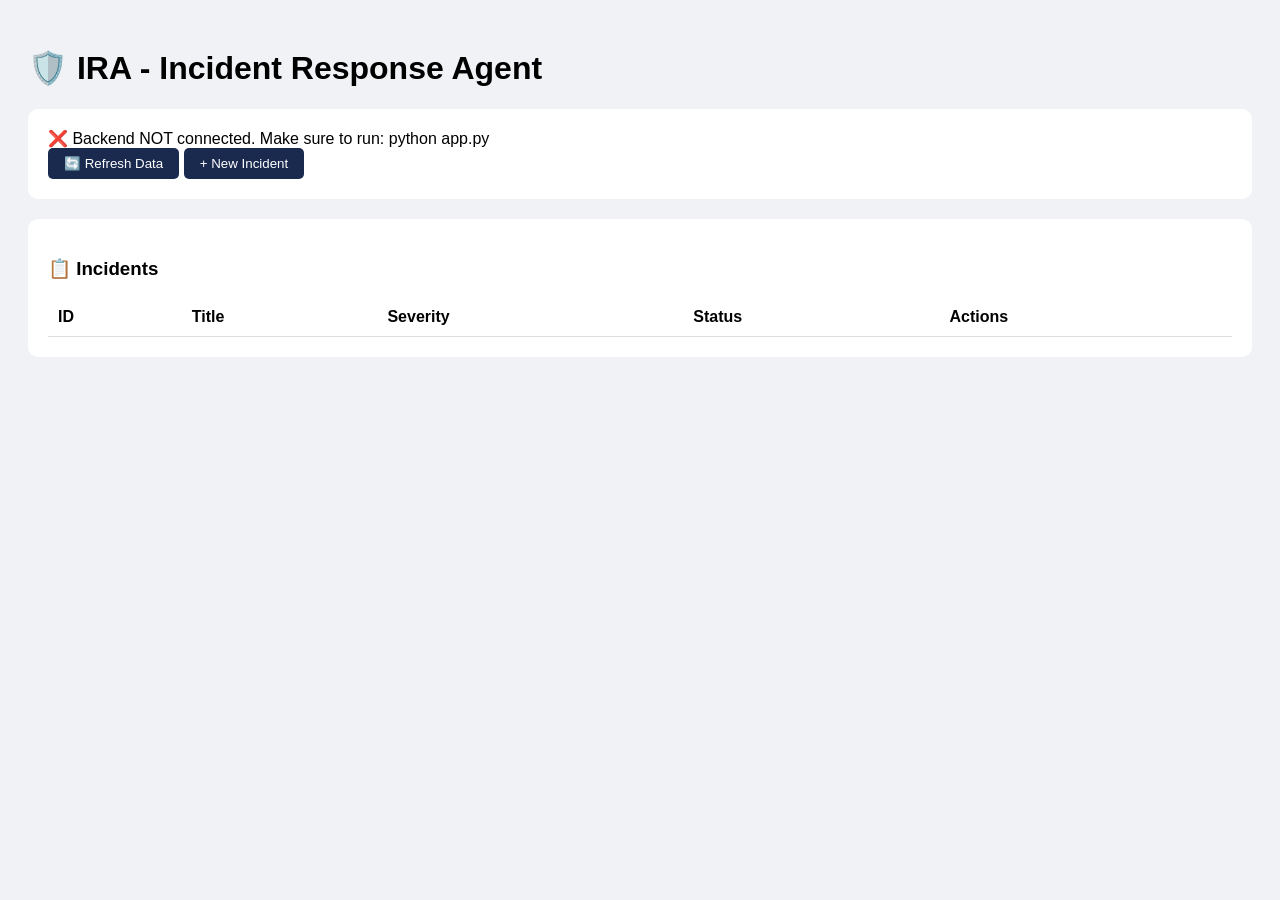
<file: Frontend/frontend_connected.html>
<!DOCTYPE html>
<html>
<head>
    <title>IRA - Connected</title>
    <style>
        body { font-family: Arial; padding: 20px; background: #f0f2f5; }
        .card { background: white; padding: 20px; border-radius: 10px; margin-bottom: 20px; }
        button { background: #1a2a4f; color: white; padding: 8px 16px; border: none; border-radius: 5px; cursor: pointer; }
        table { width: 100%; border-collapse: collapse; }
        th, td { padding: 10px; text-align: left; border-bottom: 1px solid #ddd; }
        .badge { padding: 3px 8px; border-radius: 12px; font-size: 11px; }
        .badge-critical { background: #fee2e2; color: #dc2626; }
        .badge-high { background: #ffedd5; color: #f97316; }
        .modal { display: none; position: fixed; top: 0; left: 0; width: 100%; height: 100%; background: rgba(0,0,0,0.5); justify-content: center; align-items: center; }
        .modal-content { background: white; padding: 20px; border-radius: 10px; width: 400px; }
        input, select, textarea { width: 100%; padding: 8px; margin: 5px 0; border: 1px solid #ddd; border-radius: 5px; }
        .status { padding: 5px 10px; border-radius: 5px; display: inline-block; }
        .status-online { background: #22c55e; color: white; }
        .status-offline { background: #ef4444; color: white; }
    </style>
</head>
<body>

<h1>🛡️ IRA - Incident Response Agent</h1>

<div class="card">
    <div id="backendStatus">🔌 Checking backend connection...</div>
    <button onclick="loadIncidents()">🔄 Refresh Data</button>
    <button onclick="openModal()">+ New Incident</button>
</div>

<div class="card">
    <h3>📋 Incidents</h3>
    <table id="incidentTable">
        <thead><tr><th>ID</th><th>Title</th><th>Severity</th><th>Status</th><th>Actions</th></tr></thead>
        <tbody id="incidentList"></tbody>
    </table>
</div>

<!-- Modal -->
<div id="modal" class="modal">
    <div class="modal-content">
        <h3>Create Incident</h3>
        <input type="text" id="title" placeholder="Title">
        <select id="severity">
            <option value="critical">Critical</option>
            <option value="high">High</option>
            <option value="medium">Medium</option>
            <option value="low">Low</option>
        </select>
        <select id="category">
            <option value="Database">Database</option>
            <option value="Application">Application</option>
            <option value="Security">Security</option>
        </select>
        <input type="text" id="assignee" placeholder="Assignee">
        <button onclick="createIncident()">Create</button>
        <button onclick="closeModal()">Cancel</button>
    </div>
</div>

<script>
    const API_URL = 'http://localhost:5000/api';
    let incidents = [];

    // Check backend connection
    async function checkBackend() {
        const statusDiv = document.getElementById('backendStatus');
        try {
            const response = await fetch(`${API_URL}/incidents`);
            if (response.ok) {
                statusDiv.innerHTML = '✅ Backend Connected! Data loaded from server.';
                await loadIncidents();
            } else {
                throw new Error('Backend error');
            }
        } catch (error) {
            statusDiv.innerHTML = '❌ Backend NOT connected. Make sure to run: python app.py';
        }
    }

    // Load incidents from backend
    async function loadIncidents() {
        try {
            const response = await fetch(`${API_URL}/incidents`);
            const data = await response.json();
            incidents = data.incidents;
            renderTable();
        } catch (error) {
            console.error('Error loading:', error);
        }
    }

    // Render table
    function renderTable() {
        const tbody = document.getElementById('incidentList');
        if (!incidents.length) {
            tbody.innerHTML = '<tr><td colspan="5">No incidents</td></tr>';
            return;
        }
        
        tbody.innerHTML = incidents.map(inc => `
            <tr>
                <td>${inc.id}</td>
                <td>${inc.title}</td>
                <td><span class="badge badge-${inc.severity}">${inc.severity}</span></td>
                <td>${inc.status}</td>
                <td>
                    ${inc.status !== 'resolved' ? `<button onclick="resolveIncident('${inc.id}')">✓ Resolve</button>` : ''}
                    <button onclick="deleteIncident('${inc.id}')">🗑️ Delete</button>
                </td>
            </tr>
        `).join('');
    }

    // Create incident
    async function createIncident() {
        const newIncident = {
            title: document.getElementById('title').value,
            severity: document.getElementById('severity').value,
            category: document.getElementById('category').value,
            assignee: document.getElementById('assignee').value
        };
        
        try {
            const response = await fetch(`${API_URL}/incidents`, {
                method: 'POST',
                headers: { 'Content-Type': 'application/json' },
                body: JSON.stringify(newIncident)
            });
            if (response.ok) {
                await loadIncidents();
                closeModal();
                alert('Incident created!');
            }
        } catch (error) {
            alert('Error creating incident');
        }
    }

    // Resolve incident
    async function resolveIncident(id) {
        try {
            await fetch(`${API_URL}/incidents/${id}`, { method: 'PUT' });
            await loadIncidents();
            alert('Incident resolved!');
        } catch (error) {
            alert('Error resolving');
        }
    }

    // Delete incident
    async function deleteIncident(id) {
        if (confirm('Delete this incident?')) {
            try {
                await fetch(`${API_URL}/incidents/${id}`, { method: 'DELETE' });
                await loadIncidents();
                alert('Incident deleted!');
            } catch (error) {
                alert('Error deleting');
            }
        }
    }

    function openModal() {
        document.getElementById('modal').style.display = 'flex';
    }
    
    function closeModal() {
        document.getElementById('modal').style.display = 'none';
        document.getElementById('title').value = '';
        document.getElementById('assignee').value = '';
    }

    // Start
    checkBackend();
</script>
</body>
</html>
</file>
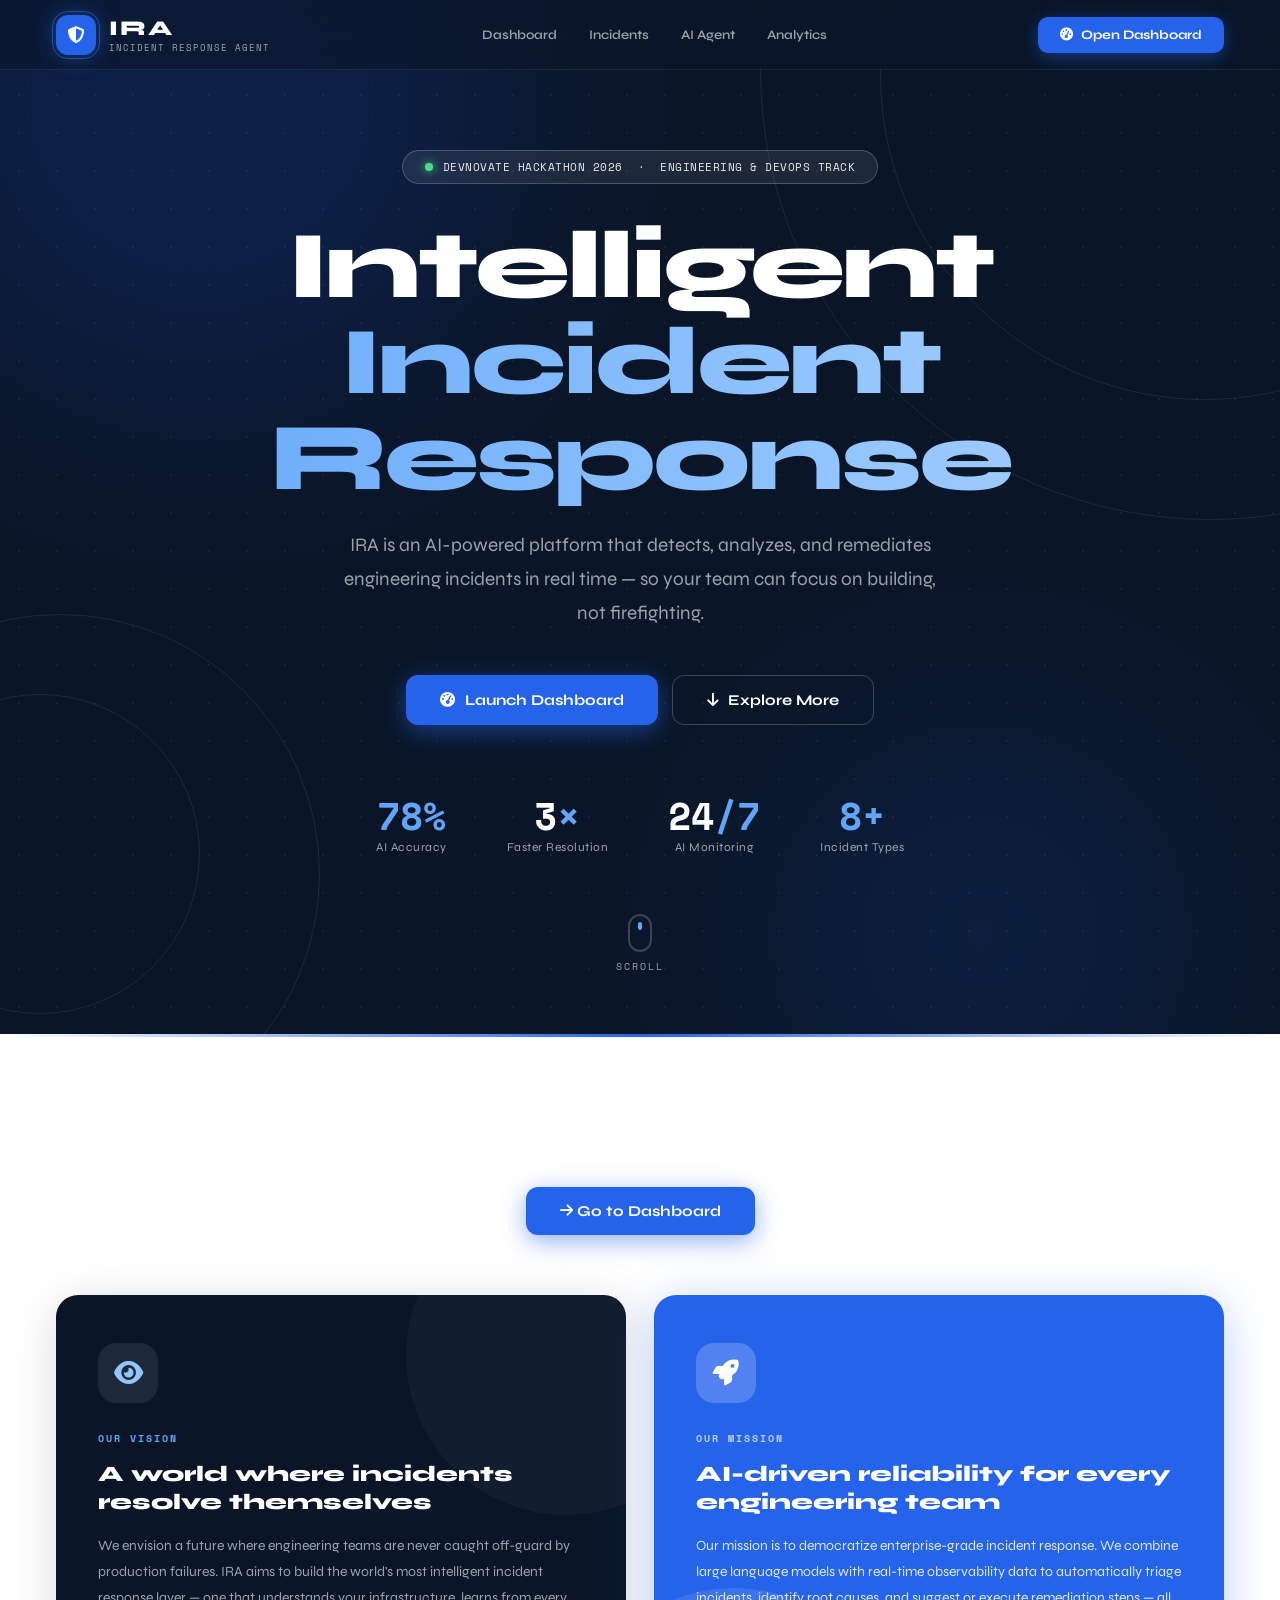
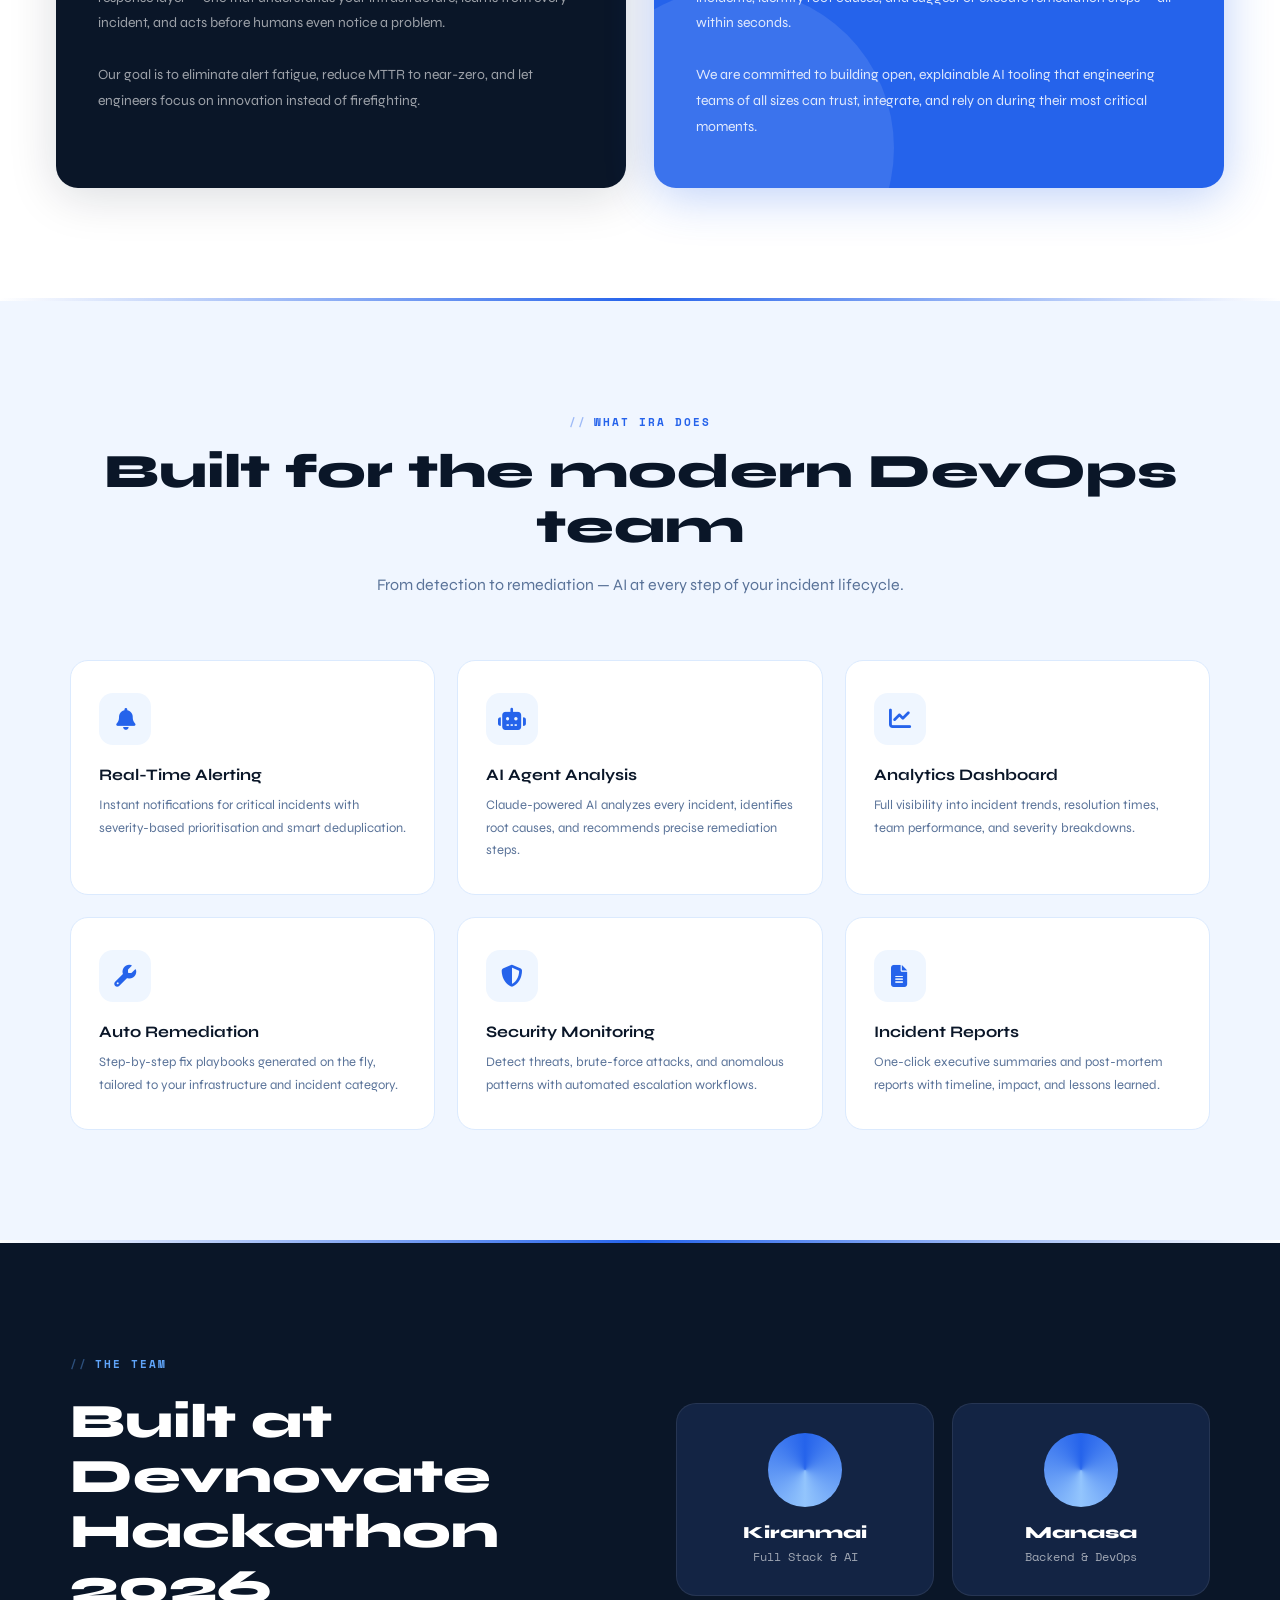
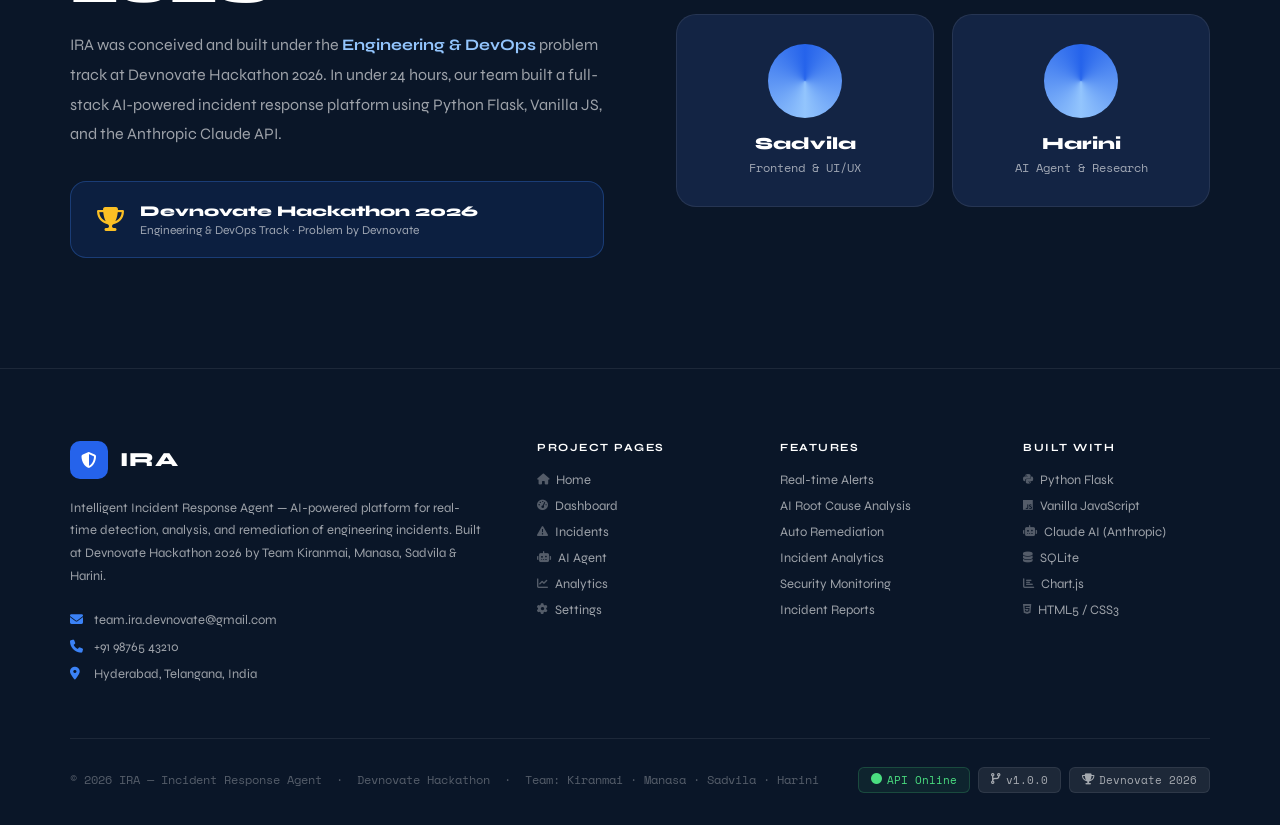
<file: Frontend/home.html>
<!DOCTYPE html>
<html lang="en">
<head>
  <meta charset="UTF-8"/>
  <meta name="viewport" content="width=device-width, initial-scale=1.0"/>
  <title>IRA — Incident Response Agent</title>
  <link href="https://fonts.googleapis.com/css2?family=Space+Mono:wght@400;700&family=Syne:wght@400;600;700;800&display=swap" rel="stylesheet"/>
  <link rel="stylesheet" href="https://cdnjs.cloudflare.com/ajax/libs/font-awesome/6.5.0/css/all.min.css"/>
  <style>
    :root {
      --navy:        #0a1628;
      --navy-mid:    #0d1f3c;
      --navy-light:  #132444;
      --blue-bright: #2563eb;
      --blue-glow:   #3b82f6;
      --blue-pale:   #60a5fa;
      --blue-lite:   #93c5fd;
      --white:       #ffffff;
      --white90:     rgba(255,255,255,0.9);
      --white60:     rgba(255,255,255,0.6);
      --white20:     rgba(255,255,255,0.2);
      --white08:     rgba(255,255,255,0.08);
      --text-dark:   #0a1628;
      --text-mid:    #1e3a5f;
      --text-muted:  #5a7399;
      --font:        'Syne', sans-serif;
      --mono:        'Space Mono', monospace;
    }
    *, *::before, *::after { box-sizing: border-box; margin: 0; padding: 0; }
    html { scroll-behavior: smooth; }
    body { background: var(--white); color: var(--text-dark); font-family: var(--font); overflow-x: hidden; }

    /* ═══ HERO (navy) ═══ */
    .hero-wrap { background: var(--navy); position: relative; overflow: hidden; min-height: 100vh; display: flex; flex-direction: column; }

    /* Animated rings */
    .ring { position: absolute; border-radius: 50%; border: 1px solid var(--white08); pointer-events: none; animation: ring-pulse 7s ease-in-out infinite; }
    .ring:nth-child(1) { width: 420px; height: 420px; top: -140px; right: -140px; animation-delay: 0s; }
    .ring:nth-child(2) { width: 650px; height: 650px; top: -250px; right: -250px; animation-delay: 1.8s; }
    .ring:nth-child(3) { width: 900px; height: 900px; top: -380px; right: -380px; animation-delay: 3.6s; }
    .ring:nth-child(4) { width: 320px; height: 320px; bottom: 20px; left: -120px; animation-delay: 1s; }
    .ring:nth-child(5) { width: 520px; height: 520px; bottom: -100px; left: -200px; animation-delay: 3s; }
    @keyframes ring-pulse { 0%,100%{opacity:.6;transform:scale(1)} 50%{opacity:.1;transform:scale(1.04)} }

    /* Grid dots */
    .hero-dots {
      position: absolute; inset: 0; pointer-events: none;
      background-image: radial-gradient(circle, rgba(255,255,255,0.055) 1px, transparent 1px);
      background-size: 38px 38px;
    }

    /* Particles */
    .particle { position: absolute; border-radius: 50%; background: var(--blue-pale); pointer-events: none; animation: ptcl linear infinite; }
    @keyframes ptcl { 0%{transform:translateY(0) translateX(0);opacity:0} 8%{opacity:1} 92%{opacity:.8} 100%{transform:translateY(-110vh) translateX(30px);opacity:0} }

    /* Blue glow blob */
    .hero-blob { position: absolute; border-radius: 50%; filter: blur(100px); pointer-events: none; opacity: .18; }
    .blob1 { width: 600px; height: 600px; background: #1d4ed8; top: -200px; left: -100px; }
    .blob2 { width: 400px; height: 400px; background: #2563eb; bottom: -100px; right: 100px; opacity: .12; }

    /* ── Navbar ── */
    nav {
      position: relative; z-index: 100;
      display: flex; align-items: center; justify-content: space-between;
      padding: 0 56px; height: 70px;
      border-bottom: 1px solid var(--white08);
      background: rgba(10,22,40,0.6); backdrop-filter: blur(18px);
      transition: height 0.3s, background 0.3s;
      animation: slideDown 0.6s ease both;
    }
    @keyframes slideDown { from{opacity:0;transform:translateY(-22px)} to{opacity:1;transform:translateY(0)} }

    .nav-brand { display: flex; align-items: center; gap: 13px; text-decoration: none; }
    .nav-icon {
      width: 40px; height: 40px; border-radius: 12px; background: var(--blue-bright);
      display: flex; align-items: center; justify-content: center; color: white; font-size: 17px;
      box-shadow: 0 0 22px rgba(37,99,235,.55); position: relative;
    }
    .nav-icon::after {
      content:''; position:absolute; inset:-4px; border-radius:16px;
      border: 1px solid rgba(59,130,246,.45);
      animation: spin-ring 3s linear infinite;
    }
    @keyframes spin-ring { to{transform:rotate(360deg)} }
    .nav-name { font-size: 21px; font-weight: 800; color: white; letter-spacing: 2px; }
    .nav-sub  { font-family: var(--mono); font-size: 9px; color: var(--white60); letter-spacing: 1px; }
    .nav-links { display: flex; gap: 2px; }
    .nl { color: var(--white60); text-decoration: none; padding: 8px 15px; border-radius: 8px; font-size: 13px; font-weight: 600; transition: all .2s; }
    .nl:hover { color: white; background: var(--white08); }
    .nav-btn {
      background: var(--blue-bright); color: white; text-decoration: none;
      padding: 10px 22px; border-radius: 10px; font-size: 13px; font-weight: 700;
      display: flex; align-items: center; gap: 8px; transition: all .25s;
      box-shadow: 0 4px 18px rgba(37,99,235,.45);
    }
    .nav-btn:hover { background: #1d4ed8; transform: translateY(-2px); box-shadow: 0 8px 26px rgba(37,99,235,.55); }

    /* ── Hero Content ── */
    .hero-content {
      flex: 1; display: flex; flex-direction: column; align-items: center; justify-content: center;
      padding: 80px 24px 60px; position: relative; z-index: 1; text-align: center;
    }

    .live-badge {
      display: inline-flex; align-items: center; gap: 10px;
      background: var(--white08); border: 1px solid var(--white20);
      border-radius: 30px; padding: 8px 22px;
      font-family: var(--mono); font-size: 11px; color: var(--white90); letter-spacing: .5px;
      margin-bottom: 34px; animation: fadeUp .7s ease .2s both;
    }
    .live-dot { width: 8px; height: 8px; border-radius: 50%; background: #4ade80; box-shadow: 0 0 10px #4ade80; animation: blink 2s ease-in-out infinite; }
    @keyframes blink { 0%,100%{opacity:1} 50%{opacity:.3} }

    .hero-h1 {
      font-size: clamp(48px, 9vw, 96px); font-weight: 800; line-height: 1.0;
      letter-spacing: -3px; animation: fadeUp .7s ease .3s both;
    }
    .h1-line1 { display: block; color: white; }
    .h1-line2 {
      display: block; color: transparent;
      background: linear-gradient(90deg, #60a5fa, #93c5fd, #bfdbfe, #60a5fa);
      background-size: 200% auto; -webkit-background-clip: text; background-clip: text;
      animation: shimmer 4s linear infinite;
    }
    @keyframes shimmer { to { background-position: 200% center; } }

    .hero-p {
      font-size: clamp(15px, 2vw, 19px); color: var(--white60);
      max-width: 620px; line-height: 1.8; margin: 22px auto 44px;
      animation: fadeUp .7s ease .4s both;
    }

    .hero-actions { display: flex; gap: 14px; justify-content: center; flex-wrap: wrap; animation: fadeUp .7s ease .5s both; }
    .btn-main {
      background: var(--blue-bright); color: white; text-decoration: none;
      padding: 15px 34px; border-radius: 12px; font-size: 15px; font-weight: 700;
      display: flex; align-items: center; gap: 10px; transition: all .25s;
      box-shadow: 0 6px 24px rgba(37,99,235,.5); border: none; cursor: pointer;
    }
    .btn-main:hover { background: #1d4ed8; transform: translateY(-3px); box-shadow: 0 14px 36px rgba(37,99,235,.6); }
    .btn-ghost {
      background: transparent; color: white; text-decoration: none;
      padding: 15px 34px; border-radius: 12px; font-size: 15px; font-weight: 700;
      display: flex; align-items: center; gap: 10px; transition: all .25s;
      border: 1px solid var(--white20); cursor: pointer;
    }
    .btn-ghost:hover { background: var(--white08); border-color: var(--white60); }

    /* Stats */
    .hero-stats { display: flex; gap: 60px; margin-top: 72px; flex-wrap: wrap; justify-content: center; animation: fadeUp .7s ease .6s both; }
    .stat-val { display: block; font-size: 38px; font-weight: 800; font-family: var(--mono); color: white; line-height: 1; }
    .stat-val em { color: var(--blue-pale); font-style: normal; }
    .stat-lbl { display: block; font-size: 12px; color: var(--white60); margin-top: 5px; letter-spacing: .5px; }

    /* Scroll mouse */
    .scroll-hint { margin-top: 60px; display: flex; flex-direction: column; align-items: center; gap: 7px; animation: fadeUp .7s ease .9s both; }
    .mouse { width: 24px; height: 38px; border: 2px solid var(--white20); border-radius: 12px; display: flex; align-items: flex-start; justify-content: center; padding-top: 6px; }
    .mball { width: 4px; height: 8px; background: var(--blue-pale); border-radius: 2px; animation: mscroll 1.8s ease-in-out infinite; }
    @keyframes mscroll { 0%,100%{transform:translateY(0);opacity:1} 50%{transform:translateY(10px);opacity:.3} }
    .scroll-txt { font-size: 10px; color: var(--white60); font-family: var(--mono); letter-spacing: 2px; }

    @keyframes fadeUp { from{opacity:0;transform:translateY(28px)} to{opacity:1;transform:translateY(0)} }

    /* ═══ WHITE SECTION (Vision & Mission) ═══ */
    .sec-white { background: white; padding: 110px 56px; }
    .sec-navy  { background: var(--navy); padding: 110px 56px; }
    .sec-light { background: #f0f6ff; padding: 110px 56px; }
    .sec-inner { max-width: 1140px; margin: 0 auto; }

    .eyebrow {
      display: inline-flex; align-items: center; gap: 7px;
      font-family: var(--mono); font-size: 11px; font-weight: 700;
      color: var(--blue-bright); letter-spacing: 2px; text-transform: uppercase; margin-bottom: 14px;
    }
    .eyebrow::before { content: '//'; opacity: .4; }

    .sec-title { font-size: clamp(30px, 4vw, 48px); font-weight: 800; line-height: 1.15; margin-bottom: 16px; color: var(--text-dark); }
    .sec-title.w { color: white; }
    .sec-body  { font-size: 16px; color: var(--text-muted); line-height: 1.85; max-width: 580px; }
    .sec-body.w { color: var(--white60); }

    /* Divider line */
    .div-line { height: 3px; background: linear-gradient(90deg, transparent, var(--blue-bright), transparent); }

    /* VM cards */
    .vm-grid { display: grid; grid-template-columns: 1fr 1fr; gap: 28px; margin-top: 60px; }
    .vm-card {
      border-radius: 22px; padding: 48px 42px; position: relative; overflow: hidden;
      transition: transform .35s ease, box-shadow .35s ease;
    }
    .vm-card:hover { transform: translateY(-8px); }
    .vm-card.vis  { background: var(--navy); box-shadow: 0 8px 48px rgba(10,22,40,.15); }
    .vm-card.mis  { background: var(--blue-bright); box-shadow: 0 8px 48px rgba(37,99,235,.3); }

    .vm-deco { position: absolute; border-radius: 50%; pointer-events: none; }
    .vis .vm-deco { width: 320px; height: 320px; background: rgba(255,255,255,.03); top:-100px; right:-100px; }
    .mis .vm-deco { width: 320px; height: 320px; background: rgba(255,255,255,.1); bottom:-120px; left:-80px; }

    .vm-ico  { width: 60px; height: 60px; border-radius: 18px; display: flex; align-items: center; justify-content: center; font-size: 26px; margin-bottom: 28px; }
    .vis .vm-ico { background: var(--white08); color: var(--blue-lite); }
    .mis .vm-ico { background: rgba(255,255,255,.2); color: white; }

    .vm-tag  { font-family: var(--mono); font-size: 10px; font-weight: 700; letter-spacing: 2px; text-transform: uppercase; display: block; margin-bottom: 14px; }
    .vis .vm-tag { color: var(--blue-pale); }
    .mis .vm-tag { color: rgba(255,255,255,.7); }

    .vm-h { font-size: 22px; font-weight: 800; line-height: 1.3; margin-bottom: 16px; color: white; }
    .vm-p { font-size: 14px; line-height: 1.85; }
    .vis .vm-p { color: rgba(255,255,255,.6); }
    .mis .vm-p { color: rgba(255,255,255,.85); }

    /* Features */
    .feat-grid { display: grid; grid-template-columns: repeat(3,1fr); gap: 22px; margin-top: 60px; }
    .feat-card {
      background: white; border: 1px solid #dbeafe; border-radius: 18px; padding: 32px 28px;
      transition: all .3s ease; position: relative; overflow: hidden;
    }
    .feat-card:hover { transform: translateY(-7px); border-color: var(--blue-pale); box-shadow: 0 18px 48px rgba(37,99,235,.12); }
    .feat-ico { width: 52px; height: 52px; border-radius: 14px; background: #eff6ff; color: var(--blue-bright); display: flex; align-items: center; justify-content: center; font-size: 22px; margin-bottom: 20px; }
    .feat-title { font-size: 16px; font-weight: 700; color: var(--text-dark); margin-bottom: 10px; }
    .feat-desc  { font-size: 13px; color: var(--text-muted); line-height: 1.75; }

    /* Team */
    .team-wrap { display: grid; grid-template-columns: 1fr 1fr; gap: 72px; align-items: center; }
    .team-grid { display: grid; grid-template-columns: 1fr 1fr; gap: 18px; }
    .team-card {
      background: var(--navy-light); border: 1px solid var(--white08);
      border-radius: 20px; padding: 30px 24px;
      display: flex; flex-direction: column; align-items: center; text-align: center;
      transition: all .35s ease;
    }
    .team-card:hover { transform: translateY(-7px); border-color: rgba(96,165,250,.45); box-shadow: 0 14px 40px rgba(37,99,235,.22); }

    .team-av {
      width: 72px; height: 72px; border-radius: 50%; margin-bottom: 16px;
      display: flex; align-items: center; justify-content: center;
      font-size: 22px; font-weight: 800; color: white; position: relative;
    }
    /* Spinning gradient ring */
    .team-av::before {
      content:''; position:absolute; inset:-3px; border-radius:50%;
      padding: 2px;
      background: conic-gradient(from 0deg, var(--blue-bright), var(--blue-lite), var(--blue-bright));
      -webkit-mask: linear-gradient(#fff 0 0) content-box;  
      -webkit-mask-composite: xor;  
      mask: linear-gradient(#fff 0 0) content-box;  
      mask-composite: exclude;  
      animation: rotating 3s linear infinite;  
    }
    @keyframes rotatering { to{transform:rotate(360deg)} }

    .team-card:nth-child(1) .team-av { background: linear-gradient(135deg, #1e3a8a, #2563eb); }
    .team-card:nth-child(2) .team-av { background: linear-gradient(135deg, #1e40af, #3b82f6); }
    .team-card:nth-child(3) .team-av { background: linear-gradient(135deg, #1d4ed8, #60a5fa); }
    .team-card:nth-child(4) .team-av { background: linear-gradient(135deg, #2563eb, #93c5fd); }

    .team-name { font-size: 17px; font-weight: 800; color: white; margin-bottom: 5px; }
    .team-role { font-size: 12px; color: var(--white60); font-family: var(--mono); }

    /* Hackathon badge */
    .hack-box {
      margin-top: 32px; background: rgba(37,99,235,.12);
      border: 1px solid rgba(59,130,246,.3); border-radius: 16px;
      padding: 20px 26px; display: flex; align-items: center; gap: 16px;
    }
    .hack-box i { font-size: 24px; color: #fbbf24; }
    .hack-t { font-size: 15px; font-weight: 800; color: white; }
    .hack-s { font-size: 12px; color: var(--white60); margin-top: 3px; }

    /* ═══ FOOTER ═══ */
    footer { background: var(--navy); border-top: 1px solid var(--white08); padding: 72px 56px 32px; }
    .foot-grid {
      max-width: 1140px; margin: 0 auto;
      display: grid; grid-template-columns: 2.2fr 1fr 1fr 1fr;
      gap: 56px; padding-bottom: 56px; border-bottom: 1px solid var(--white08);
    }

    .foot-logo { display: flex; align-items: center; gap: 12px; margin-bottom: 18px; }
    .foot-logo-ico { width: 38px; height: 38px; border-radius: 10px; background: var(--blue-bright); color: white; display: flex; align-items: center; justify-content: center; font-size: 16px; }
    .foot-logo-name { font-size: 20px; font-weight: 800; color: white; letter-spacing: 1px; }
    .foot-tagline { font-size: 13px; color: var(--white60); line-height: 1.75; margin-bottom: 24px; }
    .foot-contacts { display: flex; flex-direction: column; gap: 11px; }
    .foot-c { display: flex; align-items: center; gap: 10px; font-size: 13px; color: var(--white60); text-decoration: none; transition: color .2s; }
    .foot-c:hover { color: var(--blue-lite); }
    .foot-c i { color: var(--blue-glow); width: 14px; font-size: 13px; }

    .foot-col-title { font-size: 11px; font-weight: 700; color: white; text-transform: uppercase; letter-spacing: 1.5px; margin-bottom: 18px; }
    .foot-links { display: flex; flex-direction: column; gap: 10px; }
    .foot-link { font-size: 13px; color: var(--white60); text-decoration: none; display: flex; align-items: center; gap: 7px; transition: color .2s; }
    .foot-link:hover { color: var(--blue-lite); }
    .foot-link i { font-size: 11px; opacity: .5; }

    .foot-bottom {
      max-width: 1140px; margin: 28px auto 0;
      display: flex; align-items: center; justify-content: space-between; flex-wrap: wrap; gap: 12px;
    }
    .foot-copy { font-size: 12px; color: rgba(255,255,255,.3); font-family: var(--mono); }
    .foot-chips { display: flex; gap: 8px; flex-wrap: wrap; }
    .chip { background: var(--white08); border: 1px solid var(--white08); border-radius: 6px; padding: 4px 12px; font-size: 11px; color: var(--white60); font-family: var(--mono); display: flex; align-items: center; gap: 5px; }
    .chip.live { color: #4ade80; border-color: rgba(74,222,128,.2); background: rgba(74,222,128,.07); }

    /* Scroll animations */
    .reveal { opacity: 0; transform: translateY(34px); transition: opacity .7s ease, transform .7s ease; }
    .reveal.left  { transform: translateX(-34px); }
    .reveal.right { transform: translateX(34px); }
    .reveal.in    { opacity: 1; transform: translate(0,0); }

    /* Responsive */
    @media (max-width: 1000px) {
      nav, .sec-white, .sec-navy, .sec-light, footer { padding-left: 28px; padding-right: 28px; }
      .vm-grid, .feat-grid, .team-wrap { grid-template-columns: 1fr; }
      .foot-grid { grid-template-columns: 1fr 1fr; }
    }
    @media (max-width: 600px) {
      nav { padding: 0 20px; }
      .nav-links { display: none; }
      .hero-stats { gap: 30px; }
      .team-grid { grid-template-columns: 1fr 1fr; }
      .foot-grid { grid-template-columns: 1fr; }
    }
  </style>
</head>
<body>

<!-- ═══ HERO ═══ -->
<section class="hero-wrap">
  <div class="hero-dots"></div>
  <div class="ring"></div><div class="ring"></div><div class="ring"></div><div class="ring"></div><div class="ring"></div>
  <div class="hero-blob blob1"></div><div class="hero-blob blob2"></div>
  <div id="particles"></div>

  <nav id="topnav">
    <a href="/" class="nav-brand">
      <div class="nav-icon"><i class="fa-solid fa-shield-halved"></i></div>
      <div>
        <div class="nav-name">IRA</div>
        <div class="nav-sub">INCIDENT RESPONSE AGENT</div>
      </div>
    </a>
    <div class="nav-links">
      <!-- <a href="#sec-vm"   class="nl">Vision</a>
      <a href="#sec-vm"   class="nl">Mission</a>
      <a href="#sec-feat" class="nl">Features</a>
      <a href="#sec-team" class="nl">Team</a> -->
      <!-- <a href="home.html" class="nav-brand"> ... </a> -->
      <a href="dashboard.html" class="nl">Dashboard</a>
      <a href="incidents.html" class="nl">Incidents</a>
      <a href="agent.html" class="nl">AI Agent</a>
      <a href="analytics.html" class="nl">Analytics</a>
    </div>
    <!-- <a href="index.html" class="nav-btn"><i class="fa-solid fa-gauge-high"></i> Open Dashboard</a> -->
    <a href="dashboard.html" class="nav-btn"><i class="fa-solid fa-gauge-high"></i> Open Dashboard</a>
  </nav>

  <div class="hero-content">
    <div class="live-badge">
      <span class="live-dot"></span>
      DEVNOVATE HACKATHON 2026 &nbsp;·&nbsp; ENGINEERING &amp; DEVOPS TRACK
    </div>

    <h1 class="hero-h1">
      <span class="h1-line1">Intelligent</span>
      <span class="h1-line2">Incident Response</span>
    </h1>

    <p class="hero-p">
      IRA is an AI-powered platform that detects, analyzes, and remediates engineering
      incidents in real time — so your team can focus on building, not firefighting.
    </p>

    <div class="hero-actions">
      <a href="index.html" class="btn-main"><i class="fa-solid fa-gauge-high"></i> Launch Dashboard</a>
      <a href="#sec-vm"    class="btn-ghost"><i class="fa-solid fa-arrow-down"></i> Explore More</a>
    </div>

    <div class="hero-stats">
      <div>
        <span class="stat-val"><em class="ctr" data-to="94">0</em><em>%</em></span>
        <span class="stat-lbl">AI Accuracy</span>
      </div>
      <div>
        <span class="stat-val">3<em>×</em></span>
        <span class="stat-lbl">Faster Resolution</span>
      </div>
      <div>
        <span class="stat-val">24<em>/7</em></span>
        <span class="stat-lbl">AI Monitoring</span>
      </div>
      <div>
        <span class="stat-val"><em class="ctr" data-to="10">0</em><em>+</em></span>
        <span class="stat-lbl">Incident Types</span>
      </div>
    </div>

    <div class="scroll-hint">
      <div class="mouse"><div class="mball"></div></div>
      <span class="scroll-txt">SCROLL</span>
    </div>
  </div>
</section>

<!-- Divider -->
<div class="div-line"></div>

<!-- ═══ VISION & MISSION ═══ -->
<section class="sec-white" id="sec-vm">
  <div class="sec-inner">
    <!-- <div style="text-align:center" class="reveal">
      <span class="eyebrow">Our Purpose</span>
      <h2 class="sec-title" style="text-align:center">Vision &amp; Mission</h2>
      <p class="sec-body" style="margin:0 auto">What drives us and what we set out to accomplish with IRA.</p> -->
      <div style="text-align: center; margin-top: 40px;">
        <a href="dashboard.html" class="btn-main" style="display: inline-block;">
            <i class="fa-solid fa-arrow-right"></i> Go to Dashboard
        </a>
      </div>
    </div>

    <div class="vm-grid">
      <div class="vm-card vis reveal left">
        <div class="vm-deco"></div>
        <div class="vm-ico"><i class="fa-solid fa-eye"></i></div>
        <span class="vm-tag">Our Vision</span>
        <h3 class="vm-h">A world where incidents resolve themselves</h3>
        <p class="vm-p">
          We envision a future where engineering teams are never caught off-guard by production failures.
          IRA aims to build the world's most intelligent incident response layer — one that understands
          your infrastructure, learns from every incident, and acts before humans even notice a problem.
          <br><br>
          Our goal is to eliminate alert fatigue, reduce MTTR to near-zero, and let engineers
          focus on innovation instead of firefighting.
        </p>
      </div>

      <div class="vm-card mis reveal right">
        <div class="vm-deco"></div>
        <div class="vm-ico"><i class="fa-solid fa-rocket"></i></div>
        <span class="vm-tag">Our Mission</span>
        <h3 class="vm-h">AI-driven reliability for every engineering team</h3>
        <p class="vm-p">
          Our mission is to democratize enterprise-grade incident response. We combine large language
          models with real-time observability data to automatically triage incidents, identify root causes,
          and suggest or execute remediation steps — all within seconds.
          <br><br>
          We are committed to building open, explainable AI tooling that engineering teams of all sizes
          can trust, integrate, and rely on during their most critical moments.
        </p>
      </div>
    </div>
  </div>
</section>

<!-- Divider -->
<div class="div-line"></div>

<!-- ═══ FEATURES ═══ -->
<section class="sec-light" id="sec-feat">
  <div class="sec-inner">
    <div style="text-align:center" class="reveal">
      <span class="eyebrow">What IRA Does</span>
      <h2 class="sec-title" style="text-align:center">Built for the modern DevOps team</h2>
      <p class="sec-body" style="margin:0 auto">From detection to remediation — AI at every step of your incident lifecycle.</p>
    </div>

    <div class="feat-grid">
      <div class="feat-card reveal" style="transition-delay:.05s">
        <div class="feat-ico"><i class="fa-solid fa-bell"></i></div>
        <div class="feat-title">Real-Time Alerting</div>
        <p class="feat-desc">Instant notifications for critical incidents with severity-based prioritisation and smart deduplication.</p>
      </div>
      <div class="feat-card reveal" style="transition-delay:.1s">
        <div class="feat-ico"><i class="fa-solid fa-robot"></i></div>
        <div class="feat-title">AI Agent Analysis</div>
        <p class="feat-desc">Claude-powered AI analyzes every incident, identifies root causes, and recommends precise remediation steps.</p>
      </div>
      <div class="feat-card reveal" style="transition-delay:.15s">
        <div class="feat-ico"><i class="fa-solid fa-chart-line"></i></div>
        <div class="feat-title">Analytics Dashboard</div>
        <p class="feat-desc">Full visibility into incident trends, resolution times, team performance, and severity breakdowns.</p>
      </div>
      <div class="feat-card reveal" style="transition-delay:.2s">
        <div class="feat-ico"><i class="fa-solid fa-wrench"></i></div>
        <div class="feat-title">Auto Remediation</div>
        <p class="feat-desc">Step-by-step fix playbooks generated on the fly, tailored to your infrastructure and incident category.</p>
      </div>
      <div class="feat-card reveal" style="transition-delay:.25s">
        <div class="feat-ico"><i class="fa-solid fa-shield-halved"></i></div>
        <div class="feat-title">Security Monitoring</div>
        <p class="feat-desc">Detect threats, brute-force attacks, and anomalous patterns with automated escalation workflows.</p>
      </div>
      <div class="feat-card reveal" style="transition-delay:.3s">
        <div class="feat-ico"><i class="fa-solid fa-file-lines"></i></div>
        <div class="feat-title">Incident Reports</div>
        <p class="feat-desc">One-click executive summaries and post-mortem reports with timeline, impact, and lessons learned.</p>
      </div>
    </div>
  </div>
</section>

<!-- Divider -->
<div class="div-line"></div>

<!-- ═══ TEAM ═══ -->
<section class="sec-navy" id="sec-team">
  <div class="sec-inner">
    <div class="team-wrap">

      <div class="reveal left">
        <span class="eyebrow" style="color:var(--blue-pale)">The Team</span>
        <h2 class="sec-title w" style="margin-top:8px">Built at Devnovate<br>Hackathon 2026</h2>
        <p class="sec-body w">
          IRA was conceived and built under the
          <strong style="color:var(--blue-lite)">Engineering &amp; DevOps</strong> problem track
          at Devnovate Hackathon 2026. In under 24 hours, our team built a full-stack
          AI-powered incident response platform using Python Flask, Vanilla JS, and
          the Anthropic Claude API.
        </p>
        <div class="hack-box">
          <i class="fa-solid fa-trophy"></i>
          <div>
            <div class="hack-t">Devnovate Hackathon 2026</div>
            <div class="hack-s">Engineering &amp; DevOps Track · Problem by Devnovate</div>
          </div>
        </div>
      </div>

      <div class="reveal right">
        <div class="team-grid">
          <div class="team-card">
            <div class="team-av">KI</div>
            <div class="team-name">Kiranmai</div>
            <div class="team-role">Full Stack &amp; AI</div>
          </div>
          <div class="team-card">
            <div class="team-av">MA</div>
            <div class="team-name">Manasa</div>
            <div class="team-role">Backend &amp; DevOps</div>
          </div>
          <div class="team-card">
            <div class="team-av">SA</div>
            <div class="team-name">Sadvila</div>
            <div class="team-role">Frontend &amp; UI/UX</div>
          </div>
          <div class="team-card">
            <div class="team-av">HA</div>
            <div class="team-name">Harini</div>
            <div class="team-role">AI Agent &amp; Research</div>
          </div>
        </div>
      </div>

    </div>
  </div>
</section>

<!-- ═══ FOOTER ═══ -->
<footer>
  <div class="foot-grid">
    <div>
      <div class="foot-logo">
        <div class="foot-logo-ico"><i class="fa-solid fa-shield-halved"></i></div>
        <span class="foot-logo-name">IRA</span>
      </div>
      <p class="foot-tagline">
        Intelligent Incident Response Agent — AI-powered platform for real-time detection,
        analysis, and remediation of engineering incidents. Built at Devnovate Hackathon 2026
        by Team Kiranmai, Manasa, Sadvila &amp; Harini.
      </p>
      <div class="foot-contacts">
        <a href="mailto:team.ira.devnovate@gmail.com" class="foot-c">
          <i class="fa-solid fa-envelope"></i> team.ira.devnovate@gmail.com
        </a>
        <a href="tel:+919876543210" class="foot-c">
          <i class="fa-solid fa-phone"></i> +91 98765 43210
        </a>
        <span class="foot-c">
          <i class="fa-solid fa-location-dot"></i> Hyderabad, Telangana, India
        </span>
      </div>
    </div>

    <div>
      <div class="foot-col-title">Project Pages</div>
      <div class="foot-links">
        <a href="home.html"      class="foot-link"><i class="fa-solid fa-house"></i> Home</a>
        <a href="index.html"     class="foot-link"><i class="fa-solid fa-gauge-high"></i> Dashboard</a>
        <a href="incidents.html" class="foot-link"><i class="fa-solid fa-triangle-exclamation"></i> Incidents</a>
        <a href="agent.html"     class="foot-link"><i class="fa-solid fa-robot"></i> AI Agent</a>
        <a href="analytics.html" class="foot-link"><i class="fa-solid fa-chart-line"></i> Analytics</a>
        <a href="settings.html"  class="foot-link"><i class="fa-solid fa-gear"></i> Settings</a>
      </div>
    </div>

    <div>
      <div class="foot-col-title">Features</div>
      <div class="foot-links">
        <span class="foot-link">Real-time Alerts</span>
        <span class="foot-link">AI Root Cause Analysis</span>
        <span class="foot-link">Auto Remediation</span>
        <span class="foot-link">Incident Analytics</span>
        <span class="foot-link">Security Monitoring</span>
        <span class="foot-link">Incident Reports</span>
      </div>
    </div>

    <div>
      <div class="foot-col-title">Built With</div>
      <div class="foot-links">
        <span class="foot-link"><i class="fa-brands fa-python"></i> Python Flask</span>
        <span class="foot-link"><i class="fa-brands fa-js"></i> Vanilla JavaScript</span>
        <span class="foot-link"><i class="fa-solid fa-robot"></i> Claude AI (Anthropic)</span>
        <span class="foot-link"><i class="fa-solid fa-database"></i> SQLite</span>
        <span class="foot-link"><i class="fa-solid fa-chart-bar"></i> Chart.js</span>
        <span class="foot-link"><i class="fa-brands fa-html5"></i> HTML5 / CSS3</span>
      </div>
    </div>
  </div>

  <div class="foot-bottom">
    <span class="foot-copy">
      © 2026 IRA — Incident Response Agent &nbsp;·&nbsp; Devnovate Hackathon
      &nbsp;·&nbsp; Team: Kiranmai · Manasa · Sadvila · Harini
    </span>
    <div class="foot-chips">
      <span class="chip live"><i class="fa-solid fa-circle"></i> API Online</span>
      <span class="chip"><i class="fa-solid fa-code-branch"></i> v1.0.0</span>
      <span class="chip"><i class="fa-solid fa-trophy"></i> Devnovate 2026</span>
    </div>
  </div>
</footer>

<script>
/* ── Floating particles ── */
(function(){
  const host = document.getElementById('particles');
  for(let i=0;i<20;i++){
    const p=document.createElement('div');
    p.className='particle';
    const s=1.5+Math.random()*4;
    p.style.cssText=`width:${s}px;height:${s}px;left:${Math.random()*100}%;bottom:-10px;opacity:${.15+Math.random()*.5};animation-duration:${9+Math.random()*14}s;animation-delay:${Math.random()*12}s;`;
    host.appendChild(p);
  }
})();

/* ── Scroll reveal ── */
const revObs = new IntersectionObserver(entries=>{
  entries.forEach(e=>{
    if(e.isIntersecting){ e.target.classList.add('in'); revObs.unobserve(e.target); }
  });
},{threshold:.12});
document.querySelectorAll('.reveal').forEach(el=>revObs.observe(el));

/* ── Counter animation ── */
function runCounter(el, target){
  let start=null;
  const dur=1800;
  const step=ts=>{
    if(!start) start=ts;
    const p=Math.min((ts-start)/dur,1);
    const e=1-Math.pow(1-p,3);
    el.textContent=Math.round(e*target);
    if(p<1) requestAnimationFrame(step);
  };
  requestAnimationFrame(step);
}
setTimeout(()=>{
  document.querySelectorAll('.ctr').forEach(el=>{
    runCounter(el, parseInt(el.dataset.to||'0'));
  });
},900);

/* ── Navbar shrink on scroll ── */
window.addEventListener('scroll',()=>{
  const nav=document.getElementById('topnav');
  if(window.scrollY>60){ nav.style.height='56px'; nav.style.background='rgba(10,22,40,.97)'; }
  else{ nav.style.height='70px'; nav.style.background='rgba(10,22,40,.6)'; }
},{passive:true});

/* ── Smooth anchor scroll ── */
document.querySelectorAll('a[href^="#"]').forEach(a=>{
  a.addEventListener('click',e=>{
    const t=document.querySelector(a.getAttribute('href'));
    if(t){ e.preventDefault(); t.scrollIntoView({behavior:'smooth'}); }
  });
});
</script>
</body>
</html>
</file>
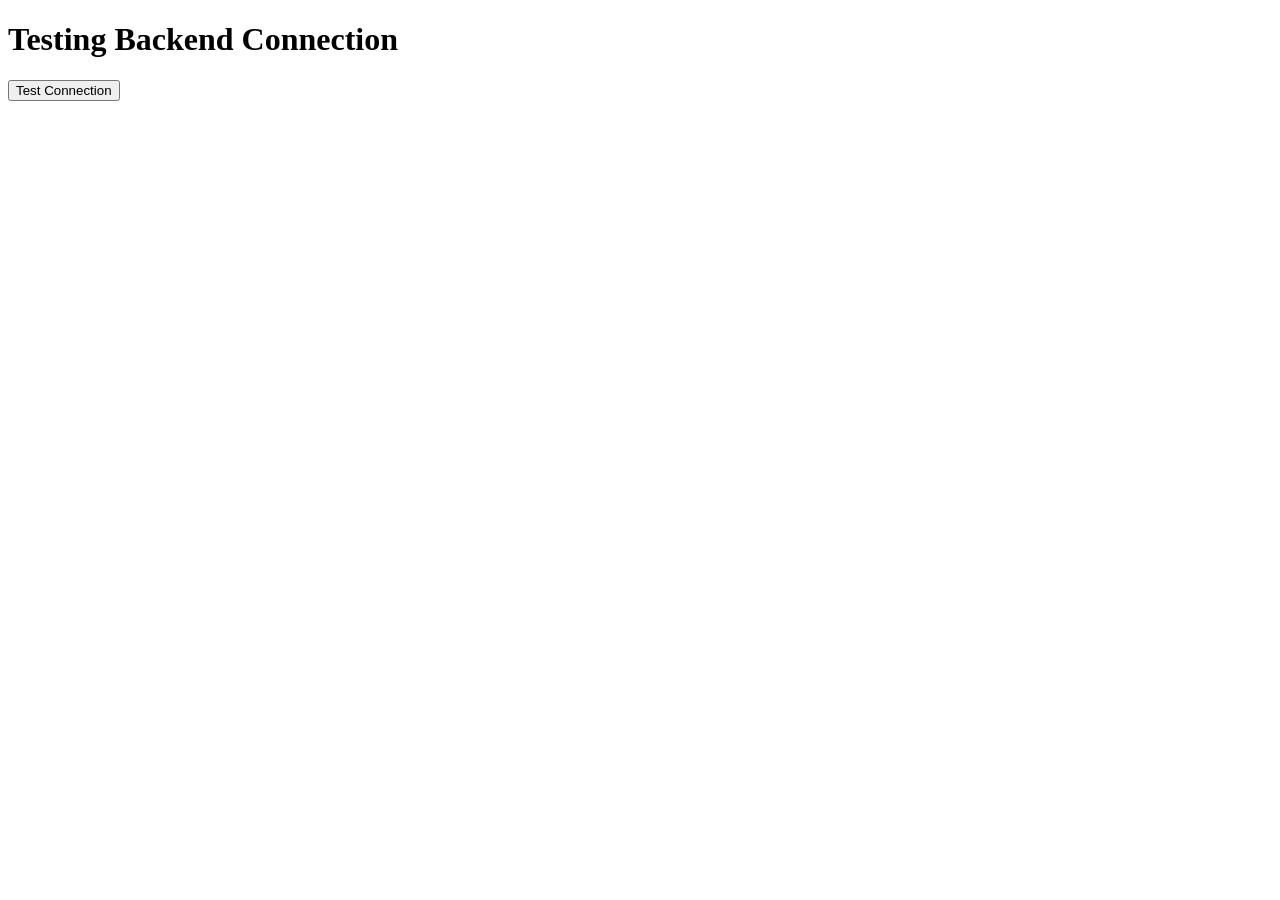
<file: Frontend/test.html>
<!DOCTYPE html>
<html>
<head>
    <title>Test Backend Connection</title>
</head>
<body>
    <h1>Testing Backend Connection</h1>
    <button onclick="testConnection()">Test Connection</button>
    <pre id="result"></pre>

    <script>
        async function testConnection() {
            const result = document.getElementById('result');
            result.textContent = 'Connecting to backend...';
            
            try {
                const response = await fetch('http://localhost:5000/api/health');
                const data = await response.json();
                result.textContent = JSON.stringify(data, null, 2);
            } catch (error) {
                result.textContent = 'ERROR: ' + error.message + '\n\nMake sure backend is running on http://localhost:5000';
            }
        }
    </script>
</body>
</html>
</file>
